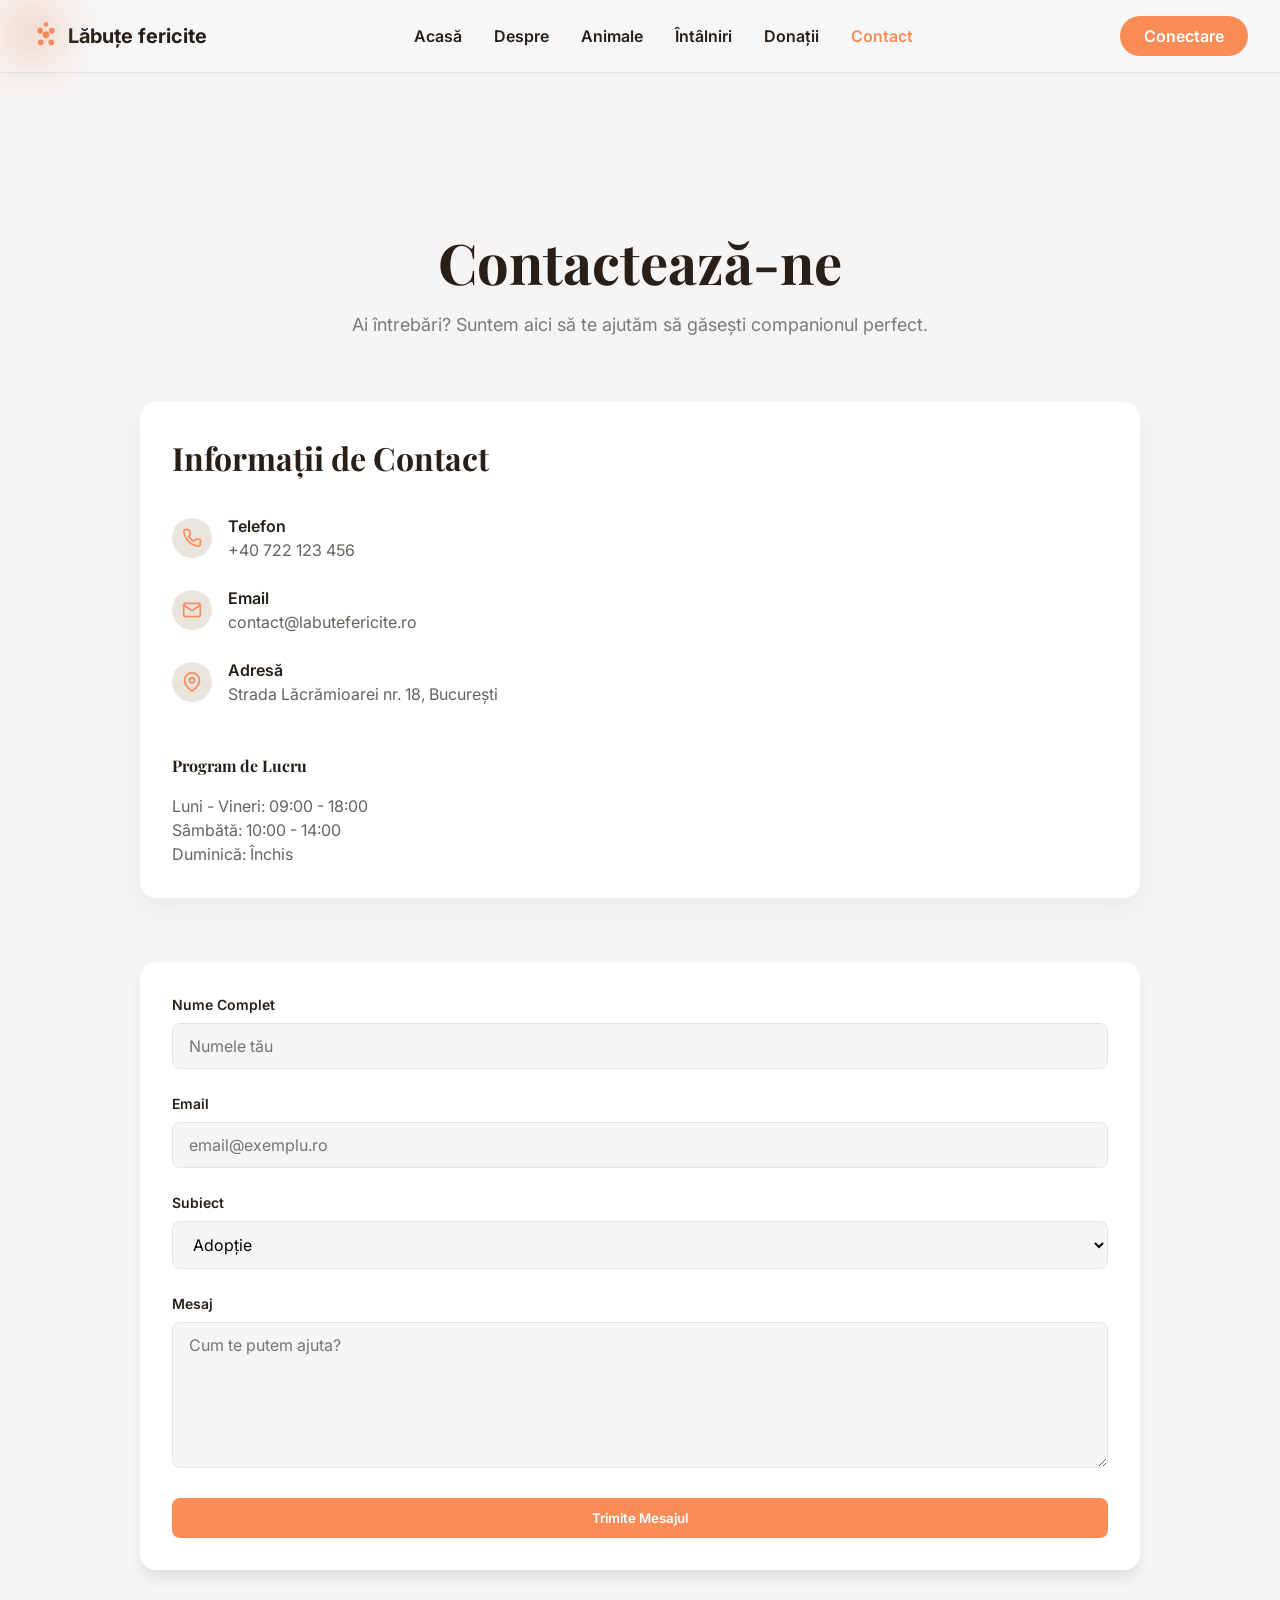
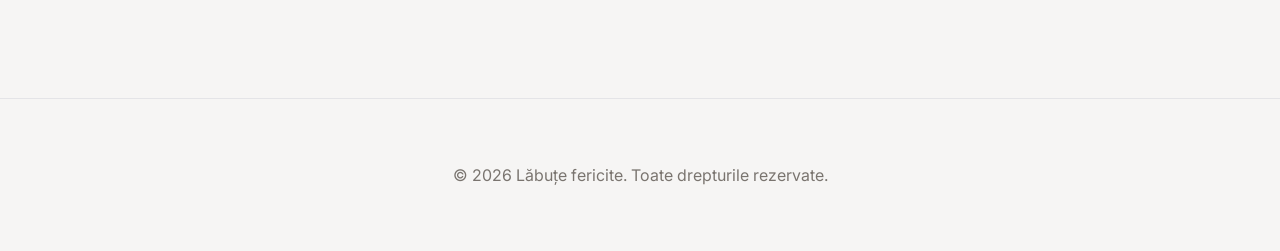
<file: contact.html>
<!DOCTYPE html>
<html lang="ro">
<head>
    <meta charset="UTF-8">
    <meta name="viewport" content="width=device-width, initial-scale=1.0">
    <title>Contact - Lăbuțe fericite</title>
    
    <!-- Fonts -->
    <link rel="preconnect" href="https://fonts.googleapis.com">
    <link rel="preconnect" href="https://fonts.gstatic.com" crossorigin>
    <link href="https://fonts.googleapis.com/css2?family=Playfair+Display:wght@400;700;800&family=Inter:wght@300;400;600;700&display=swap" rel="stylesheet">
    
    <!-- CSS -->
    <link rel="stylesheet" href="css/style.css">
    
    <!-- GSAP for Animations -->
    <script src="https://cdnjs.cloudflare.com/ajax/libs/gsap/3.12.2/gsap.min.js"></script>
</head>
<body>
    <!-- Cursor Tracker -->
    <div id="cursor-tracker" class="cursor-tracker">
        <div class="cursor-glow"></div>
    </div>

    <!-- Header -->
    <header>
        <div class="container">
            <div class="header-content">
                <a href="index.html" class="logo">
                    <svg width="28" height="28" viewBox="0 0 24 24" fill="currentColor" xmlns="http://www.w3.org/2000/svg" style="color: var(--accent);">
                        <path d="M12 14c1.66 0 3-1.34 3-3s-1.34-3-3-3-3 1.34-3 3 1.34 3 3 3zm-5-4c1.38 0 2.5-1.12 2.5-2.5S8.38 5 7 5s-2.5 1.12-2.5 2.5S5.62 10 7 10zm10 0c1.38 0 2.5-1.12 2.5-2.5S18.38 5 17 5s-2.5 1.12-2.5 2.5S15.62 10 17 10zm-5-6c1.1 0 2-.9 2-2s-.9-2-2-2-2 .9-2 2 .9 2 2 2zM7.5 15c-1.38-0-2.5 1.12-2.5 2.5s1.12 2.5 2.5 2.5 2.5-1.12 2.5-2.5-1.12-2.5-2.5-2.5zm9 0c-1.38 0-2.5 1.12-2.5 2.5s1.12 2.5 2.5 2.5 2.5-1.12 2.5-2.5-1.12-2.5-2.5-2.5z"/>
                    </svg>
                    <span>Lăbuțe fericite</span>
                </a>
                <nav class="nav-links">
                    <a href="index.html" class="nav-link">Acasă</a>
                    <a href="index.html#about" class="nav-link">Despre</a>
                    <a href="index.html#pets" class="nav-link">Animale</a>
                    <a href="index.html#meetings" class="nav-link">Întâlniri</a>
                    <a href="index.html#donations" class="nav-link">Donații</a>
                    <a href="contact.html" class="nav-link active">Contact</a>
                </nav>
                <a href="login.html" class="btn-connect">Conectare</a>
            </div>
        </div>
    </header>

    <main style="padding-top: 100px;">
        <section id="contact">
            <div class="container">
                <div class="section-header">
                    <h2>Contactează-ne</h2>
                    <p class="section-subtitle">Ai întrebări? Suntem aici să te ajutăm să găsești companionul perfect.</p>
                </div>
                
                <div class="contact-grid" style="display: grid; grid-template-columns: 1fr; gap: 4rem; max-width: 1000px; margin: 0 auto;">
                    <!-- Contact Info -->
                    <div class="contact-info" style="background: white; padding: 2rem; border-radius: 1rem; box-shadow: 0 10px 25px rgba(0,0,0,0.05);">
                        <h3 style="margin-bottom: 2rem;">Informații de Contact</h3>
                        <div style="display: flex; flex-direction: column; gap: 1.5rem;">
                            <div style="display: flex; align-items: center; gap: 1rem;">
                                <div style="width: 40px; height: 40px; background: var(--muted); border-radius: 50%; display: flex; align-items: center; justify-content: center; color: var(--accent);">
                                    <svg width="20" height="20" viewBox="0 0 24 24" fill="none" stroke="currentColor" stroke-width="2" stroke-linecap="round" stroke-linejoin="round"><path d="M22 16.92v3a2 2 0 0 1-2.18 2 19.79 19.79 0 0 1-8.63-3.07 19.5 19.5 0 0 1-6-6 19.79 19.79 0 0 1-3.07-8.67A2 2 0 0 1 4.11 2h3a2 2 0 0 1 2 1.72 12.84 12.84 0 0 0 .7 2.81 2 2 0 0 1-.45 2.11L8.09 9.91a16 16 0 0 0 6 6l2.27-2.27a2 2 0 0 1 2.11-.45 12.84 12.84 0 0 0 2.81.7A2 2 0 0 1 22 16.92z"/></svg>
                                </div>
                                <div>
                                    <p style="font-weight: 600;">Telefon</p>
                                    <p style="opacity: 0.7;">+40 722 123 456</p>
                                </div>
                            </div>
                            <div style="display: flex; align-items: center; gap: 1rem;">
                                <div style="width: 40px; height: 40px; background: var(--muted); border-radius: 50%; display: flex; align-items: center; justify-content: center; color: var(--accent);">
                                    <svg width="20" height="20" viewBox="0 0 24 24" fill="none" stroke="currentColor" stroke-width="2" stroke-linecap="round" stroke-linejoin="round"><path d="M4 4h16c1.1 0 2 .9 2 2v12c0 1.1-.9 2-2 2H4c-1.1 0-2-.9-2-2V6c0-1.1.9-2 2-2z"/><polyline points="22,6 12,13 2,6"/></svg>
                                </div>
                                <div>
                                    <p style="font-weight: 600;">Email</p>
                                    <p style="opacity: 0.7;">contact@labutefericite.ro</p>
                                </div>
                            </div>
                            <div style="display: flex; align-items: center; gap: 1rem;">
                                <div style="width: 40px; height: 40px; background: var(--muted); border-radius: 50%; display: flex; align-items: center; justify-content: center; color: var(--accent);">
                                    <svg width="20" height="20" viewBox="0 0 24 24" fill="none" stroke="currentColor" stroke-width="2" stroke-linecap="round" stroke-linejoin="round"><path d="M21 10c0 7-9 13-9 13s-9-6-9-13a9 9 0 0 1 18 0z"/><circle cx="12" cy="10" r="3"/></svg>
                                </div>
                                <div>
                                    <p style="font-weight: 600;">Adresă</p>
                                    <p style="opacity: 0.7;">Strada Lăcrămioarei nr. 18, București</p>
                                </div>
                            </div>
                        </div>
                        
                        <div style="margin-top: 3rem;">
                            <h4 style="margin-bottom: 1rem;">Program de Lucru</h4>
                            <p style="opacity: 0.7;">Luni - Vineri: 09:00 - 18:00</p>
                            <p style="opacity: 0.7;">Sâmbătă: 10:00 - 14:00</p>
                            <p style="opacity: 0.7;">Duminică: Închis</p>
                        </div>
                    </div>

                    <!-- Contact Form -->
                    <div class="contact-form" style="max-width: 100%; margin: 0;">
                        <form id="contact-form-el">
                            <div class="form-group">
                                <label class="form-label">Nume Complet</label>
                                <input type="text" class="form-input" placeholder="Numele tău" required>
                            </div>
                            <div class="form-group">
                                <label class="form-label">Email</label>
                                <input type="email" class="form-input" placeholder="email@exemplu.ro" required>
                            </div>
                            <div class="form-group">
                                <label class="form-label">Subiect</label>
                                <select class="form-input">
                                    <option>Adopție</option>
                                    <option>Donații</option>
                                    <option>Voluntariat</option>
                                    <option>Altele</option>
                                </select>
                            </div>
                            <div class="form-group">
                                <label class="form-label">Mesaj</label>
                                <textarea class="form-input" rows="6" placeholder="Cum te putem ajuta?" required></textarea>
                            </div>
                            <button type="submit" class="btn-submit">Trimite Mesajul</button>
                        </form>
                    </div>
                </div>
            </div>
        </section>
    </main>

    <!-- Footer -->
    <footer style="padding: 4rem 0; border-top: 1px solid var(--border); text-align: center;">
        <div class="container">
            <p style="opacity: 0.6;">&copy; 2026 Lăbuțe fericite. Toate drepturile rezervate.</p>
        </div>
    </footer>

    <script>
        // Cursor Tracker
        const cursorTracker = document.getElementById('cursor-tracker');
        document.addEventListener('mousemove', (e) => {
            gsap.to(cursorTracker, {
                x: e.clientX - 32,
                y: e.clientY - 32,
                duration: 0.5,
                ease: 'power2.out'
            });
        });

        // Form Submit
        const contactForm = document.getElementById('contact-form-el');
        if (contactForm) {
            contactForm.addEventListener('submit', (e) => {
                e.preventDefault();
                const btn = contactForm.querySelector('button');
                const originalText = btn.innerText;
                btn.innerText = 'Trimis cu succes! ✓';
                btn.style.backgroundColor = '#4ade80';
                contactForm.reset();
                setTimeout(() => {
                    btn.innerText = originalText;
                    btn.style.backgroundColor = '';
                }, 3000);
            });
        }
    </script>
</body>
</html>
</file>
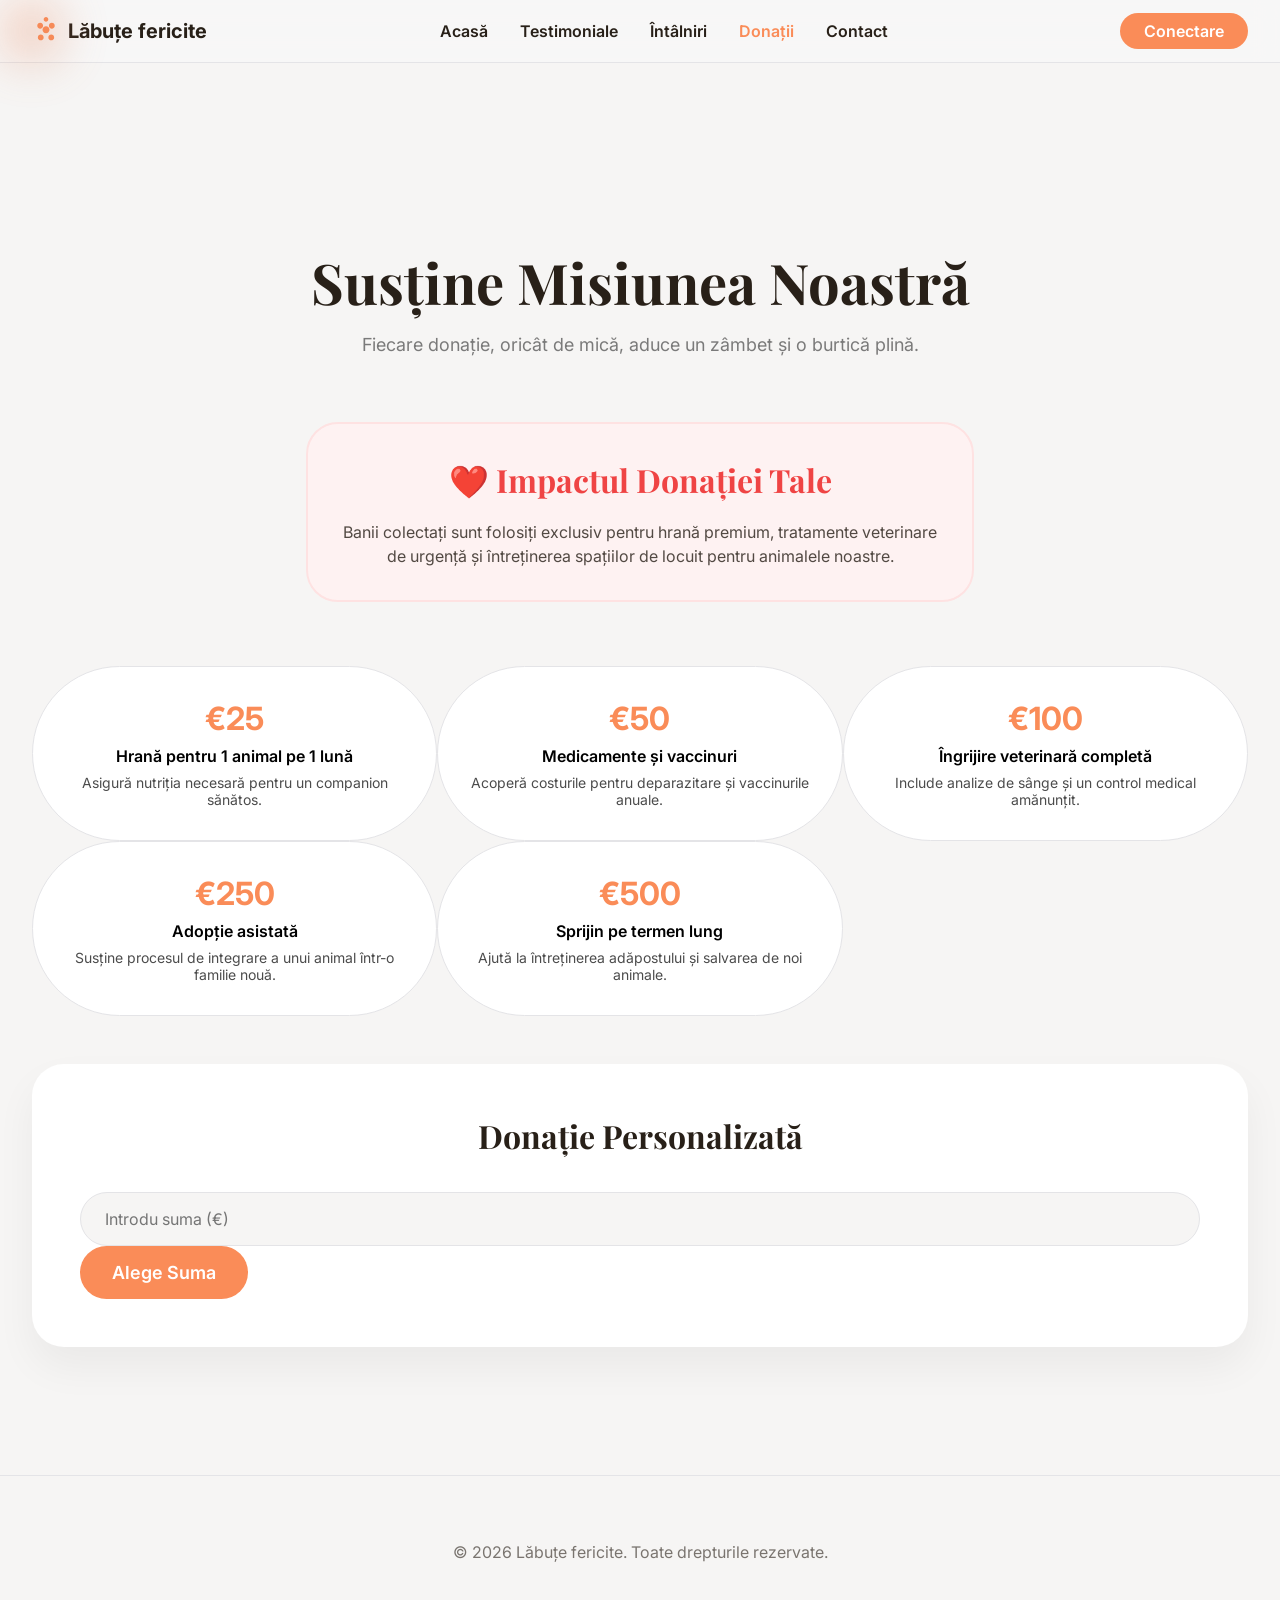
<file: donations.html>
<!DOCTYPE html>
<html lang="ro">
<head>
    <meta charset="UTF-8">
    <meta name="viewport" content="width=device-width, initial-scale=1.0">
    <title>Donații - Lăbuțe fericite</title>
    <link rel="preconnect" href="https://fonts.googleapis.com">
    <link rel="preconnect" href="https://fonts.gstatic.com" crossorigin>
    <link href="https://fonts.googleapis.com/css2?family=Playfair+Display:wght@400;700;800&family=Inter:wght@300;400;600;700&display=swap" rel="stylesheet">
    <link rel="stylesheet" href="css/style.css">
    <script src="https://cdnjs.cloudflare.com/ajax/libs/gsap/3.12.2/gsap.min.js"></script>
</head>
<body>
    <div id="cursor-tracker" class="cursor-tracker"><div class="cursor-glow"></div></div>
    <header>
        <div class="container">
            <div class="header-content">
                <a href="index.html" class="logo">
                    <svg width="28" height="28" viewBox="0 0 24 24" fill="currentColor" style="color: var(--accent);"><path d="M12 14c1.66 0 3-1.34 3-3s-1.34-3-3-3-3 1.34-3 3 1.34 3 3 3zm-5-4c1.38 0 2.5-1.12 2.5-2.5S8.38 5 7 5s-2.5 1.12-2.5 2.5S5.62 10 7 10zm10 0c1.38 0 2.5-1.12 2.5-2.5S18.38 5 17 5s-2.5 1.12-2.5 2.5S15.62 10 17 10zm-5-6c1.1 0 2-.9 2-2s-.9-2-2-2-2 .9-2 2 .9 2 2 2zM7.5 15c-1.38-0-2.5 1.12-2.5 2.5s1.12 2.5 2.5 2.5 2.5-1.12 2.5-2.5-1.12-2.5-2.5-2.5zm9 0c-1.38 0-2.5 1.12-2.5 2.5s1.12 2.5 2.5 2.5 2.5-1.12 2.5-2.5-1.12-2.5-2.5-2.5z"/></svg>
                    <span>Lăbuțe fericite</span>
                </a>
                <nav class="nav-links">
                    <a href="index.html" class="nav-link">Acasă</a>
                    <a href="testimonials.html" class="nav-link">Testimoniale</a>
                    <a href="meetings.html" class="nav-link">Întâlniri</a>
                    <a href="donations.html" class="nav-link active">Donații</a>
                    <a href="contact.html" class="nav-link">Contact</a>
                </nav>
                <div id="auth-zone"><a href="login.html" class="btn-connect">Conectare</a></div>
            </div>
        </div>
    </header>

    <main style="padding-top: 120px;">
        <section>
            <div class="container">
                <div class="section-header">
                    <h2>Susține Misiunea Noastră</h2>
                    <p class="section-subtitle">Fiecare donație, oricât de mică, aduce un zâmbet și o burtică plină.</p>
                </div>

                <div style="text-align: center; margin-bottom: 4rem;">
                    <div style="display: inline-block; background: #fef2f2; padding: 2rem; border-radius: 2rem; border: 2px solid #fee2e2;">
                        <h3 style="color: #ef4444; margin-bottom: 1rem;">❤️ Impactul Donației Tale</h3>
                        <p style="max-width: 600px; opacity: 0.8;">Banii colectați sunt folosiți exclusiv pentru hrană premium, tratamente veterinare de urgență și întreținerea spațiilor de locuit pentru animalele noastre.</p>
                    </div>
                </div>

                <div id="donations-options" class="grid grid-cols-1 md:grid-cols-2 lg:grid-cols-3 gap-6 mb-12">
                    <!-- Donation options will be rendered here -->
                </div>

                <div class="max-w-2xl mx-auto" style="background: white; padding: 3rem; border-radius: 2rem; box-shadow: 0 20px 40px rgba(0,0,0,0.05);">
                    <h3 style="text-align: center; margin-bottom: 2rem;">Donație Personalizată</h3>
                    <div class="flex flex-col gap-6">
                        <div class="flex gap-4">
                            <input type="number" id="custom-donation" placeholder="Introdu suma (€)" class="form-input" style="border-radius: 9999px; padding: 1rem 1.5rem;">
                            <button id="btn-donate" class="btn-hero" style="white-space: nowrap;">Alege Suma</button>
                        </div>
                        <button id="btn-submit-donation" class="btn-submit" style="display: none; padding: 1.25rem; border-radius: 9999px; font-size: 1.125rem; background: #10b981;">Trimite Donația Acum ✨</button>
                    </div>
                </div>
            </div>
        </section>
    </main>

    <footer style="padding: 4rem 0; border-top: 1px solid var(--border); text-align: center;">
        <div class="container">
            <p style="opacity: 0.6;">&copy; 2026 Lăbuțe fericite. Toate drepturile rezervate.</p>
        </div>
    </footer>

    <script src="js/script.js"></script>
</body>
</html>
</file>
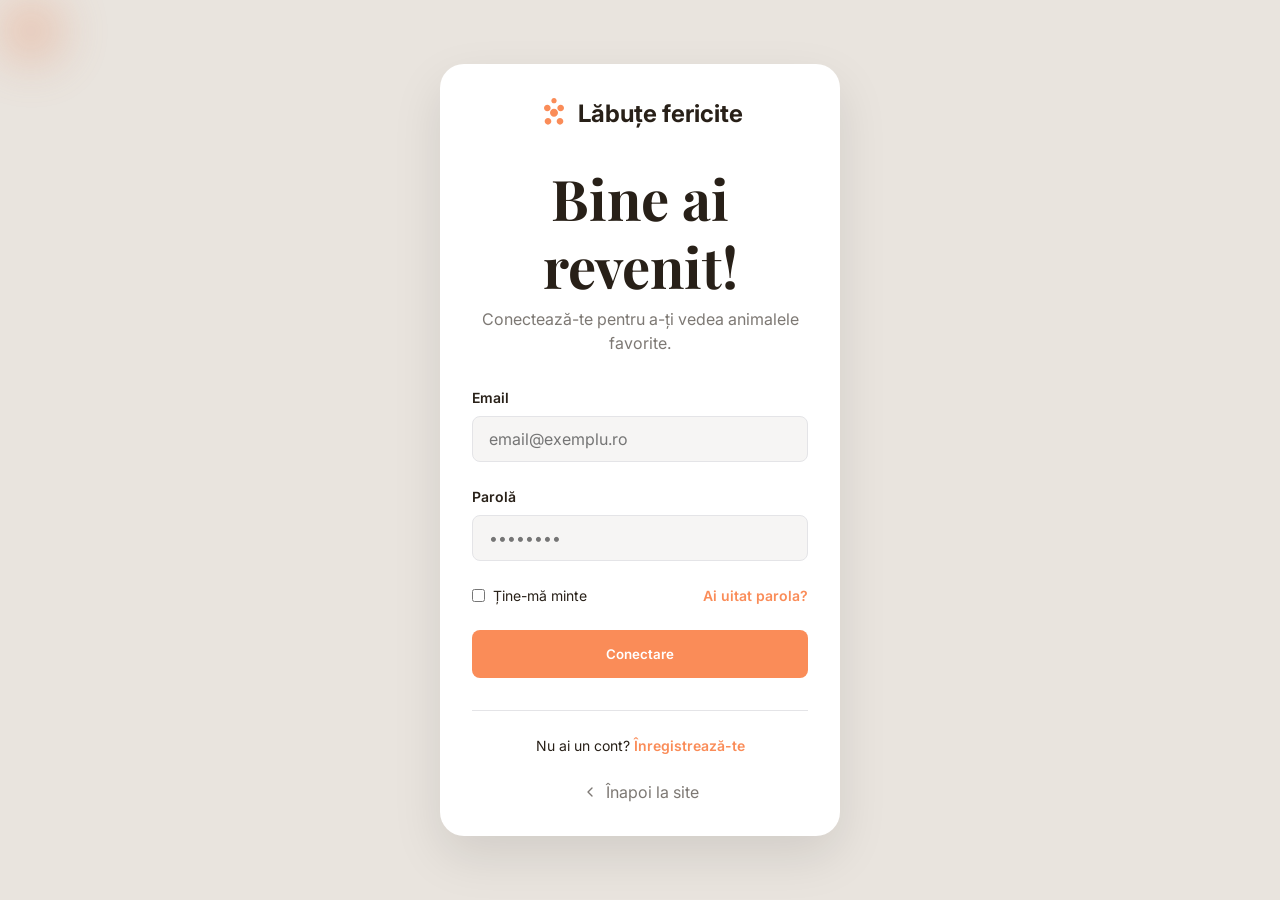
<file: login.html>
<!DOCTYPE html>
<html lang="ro">
<head>
    <meta charset="UTF-8">
    <meta name="viewport" content="width=device-width, initial-scale=1.0">
    <title>Conectare - Lăbuțe fericite</title>
    
    <!-- Fonts -->
    <link rel="preconnect" href="https://fonts.googleapis.com">
    <link rel="preconnect" href="https://fonts.gstatic.com" crossorigin>
    <link href="https://fonts.googleapis.com/css2?family=Playfair+Display:wght@400;700;800&family=Inter:wght@300;400;600;700&display=swap" rel="stylesheet">
    
    <!-- CSS -->
    <link rel="stylesheet" href="css/style.css">
    
    <!-- GSAP for Animations -->
    <script src="https://cdnjs.cloudflare.com/ajax/libs/gsap/3.12.2/gsap.min.js"></script>
</head>
<body style="background-color: var(--muted); min-height: 100vh; display: flex; align-items: center; justify-content: center;">
    <!-- Cursor Tracker -->
    <div id="cursor-tracker" class="cursor-tracker">
        <div class="cursor-glow"></div>
    </div>

    <div class="login-container" style="width: 100%; max-width: 400px; padding: 2rem; background: white; border-radius: 1.5rem; box-shadow: 0 20px 50px rgba(0,0,0,0.1); text-align: center;">
        <a href="index.html" class="logo" style="justify-content: center; margin-bottom: 2rem;">
            <svg width="32" height="32" viewBox="0 0 24 24" fill="currentColor" xmlns="http://www.w3.org/2000/svg" style="color: var(--accent);">
                <path d="M12 14c1.66 0 3-1.34 3-3s-1.34-3-3-3-3 1.34-3 3 1.34 3 3 3zm-5-4c1.38 0 2.5-1.12 2.5-2.5S8.38 5 7 5s-2.5 1.12-2.5 2.5S5.62 10 7 10zm10 0c1.38 0 2.5-1.12 2.5-2.5S18.38 5 17 5s-2.5 1.12-2.5 2.5S15.62 10 17 10zm-5-6c1.1 0 2-.9 2-2s-.9-2-2-2-2 .9-2 2 .9 2 2 2zM7.5 15c-1.38-0-2.5 1.12-2.5 2.5s1.12 2.5 2.5 2.5 2.5-1.12 2.5-2.5-1.12-2.5-2.5-2.5zm9 0c-1.38 0-2.5 1.12-2.5 2.5s1.12 2.5 2.5 2.5 2.5-1.12 2.5-2.5-1.12-2.5-2.5-2.5z"/>
            </svg>
            <span style="font-size: 1.5rem;">Lăbuțe fericite</span>
        </a>
        
        <h2 style="margin-bottom: 0.5rem;">Bine ai revenit!</h2>
        <p style="opacity: 0.6; margin-bottom: 2rem;">Conectează-te pentru a-ți vedea animalele favorite.</p>
        
        <form id="login-form">
            <div class="form-group" style="text-align: left;">
                <label class="form-label">Email</label>
                <input type="email" class="form-input" placeholder="email@exemplu.ro" required>
            </div>
            <div class="form-group" style="text-align: left;">
                <label class="form-label">Parolă</label>
                <input type="password" class="form-input" placeholder="••••••••" required>
            </div>
            <div style="display: flex; justify-content: space-between; align-items: center; margin-bottom: 1.5rem; font-size: 0.875rem;">
                <label style="display: flex; align-items: center; gap: 0.5rem; cursor: pointer;">
                    <input type="checkbox"> Ține-mă minte
                </label>
                <a href="#" style="color: var(--accent); font-weight: 600;">Ai uitat parola?</a>
            </div>
            <button type="submit" class="btn-submit" style="padding: 1rem;">Conectare</button>
        </form>
        
        <div style="margin-top: 2rem; padding-top: 1.5rem; border-top: 1px solid var(--border); font-size: 0.875rem;">
            <p>Nu ai un cont? <a href="#" style="color: var(--accent); font-weight: 600;">Înregistrează-te</a></p>
        </div>
        
        <div style="margin-top: 1.5rem;">
            <a href="index.html" style="opacity: 0.6; display: flex; align-items: center; justify-content: center; gap: 0.5rem;">
                <svg width="16" height="16" viewBox="0 0 24 24" fill="none" stroke="currentColor" stroke-width="2" stroke-linecap="round" stroke-linejoin="round"><path d="m15 18-6-6 6-6"/></svg>
                Înapoi la site
            </a>
        </div>
    </div>

    <script>
        // Cursor Tracker
        const cursorTracker = document.getElementById('cursor-tracker');
        document.addEventListener('mousemove', (e) => {
            gsap.to(cursorTracker, {
                x: e.clientX - 32,
                y: e.clientY - 32,
                duration: 0.5,
                ease: 'power2.out'
            });
        });

        // Login Submit
        document.getElementById('login-form').addEventListener('submit', (e) => {
            e.preventDefault();
            const email = e.target.querySelector('input[type="email"]').value;
            const name = email.split('@')[0];
            const user = { name: name.charAt(0).toUpperCase() + name.slice(1), email: email };
            localStorage.setItem('currentUser', JSON.stringify(user));
            alert('Conectare reușită! Bine ai venit, ' + user.name + '!');
            window.location.href = 'index.html';
        });
    </script>
</body>
</html>
</file>
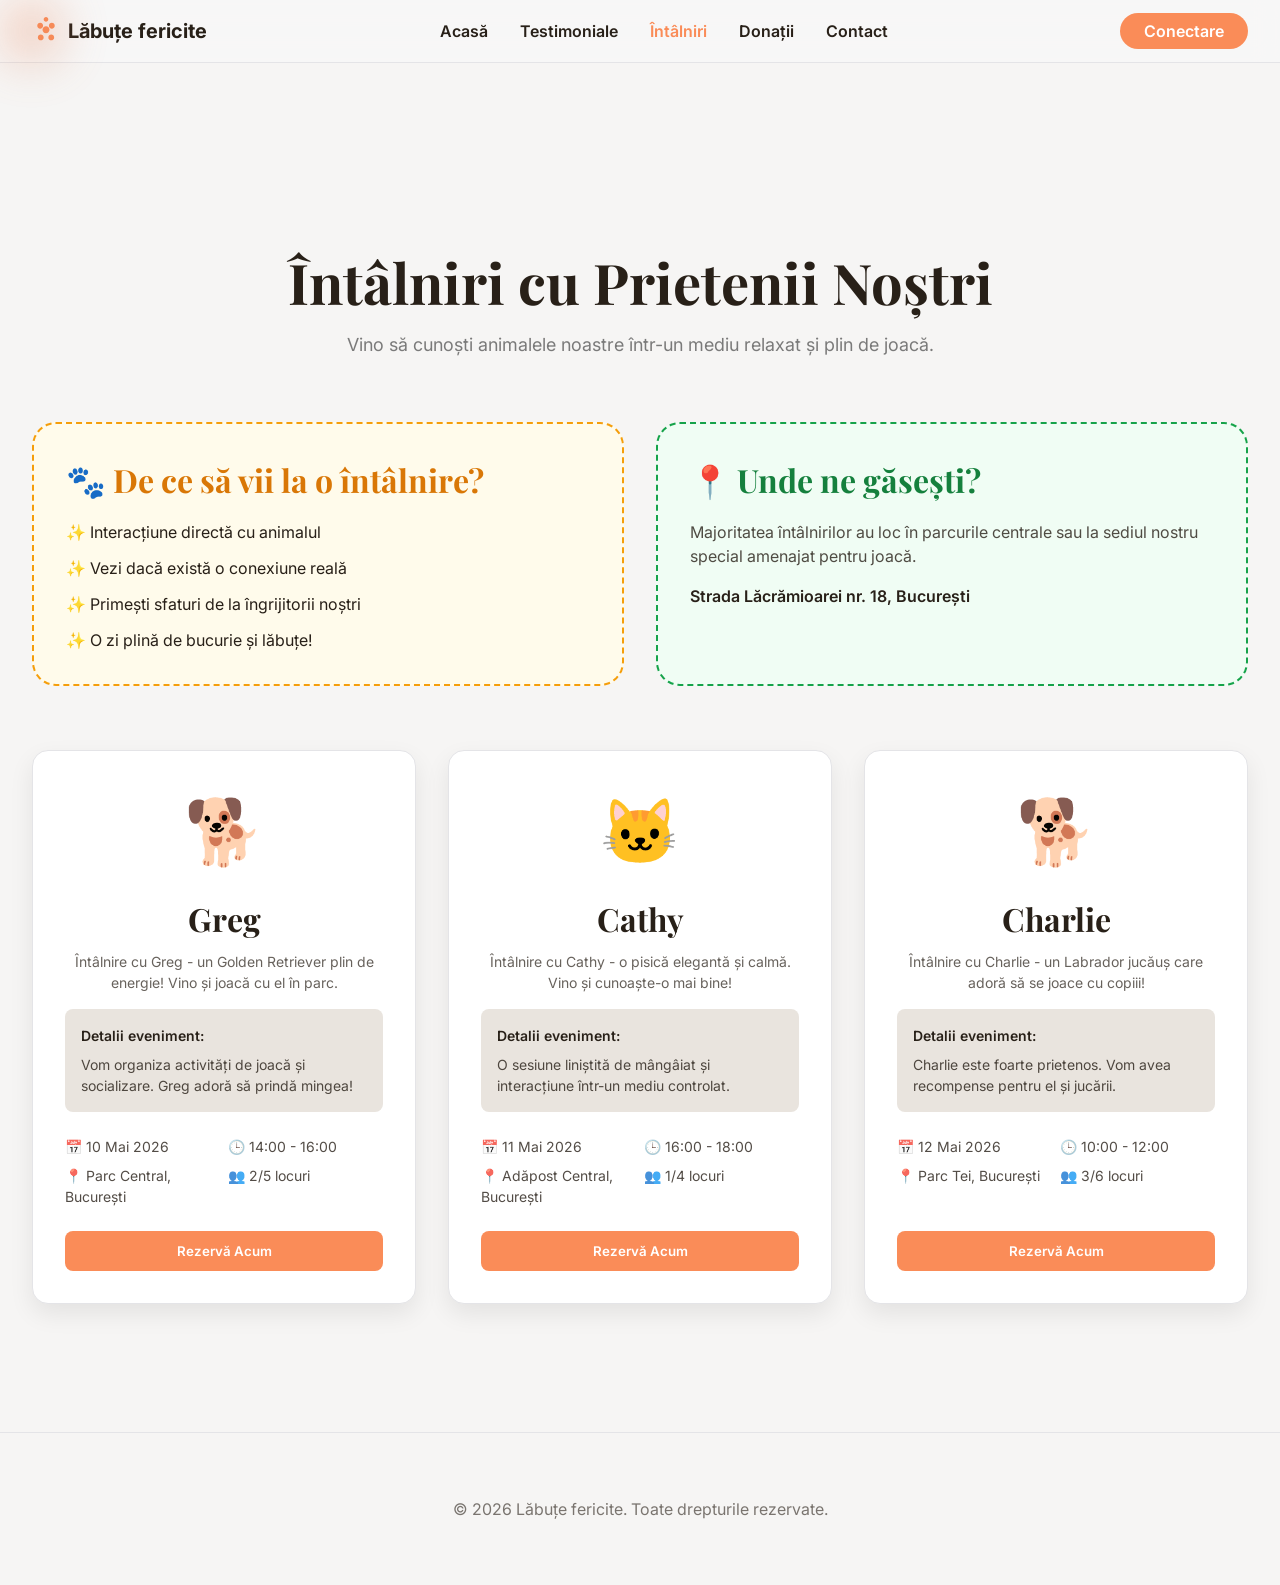
<file: meetings.html>
<!DOCTYPE html>
<html lang="ro">
<head>
    <meta charset="UTF-8">
    <meta name="viewport" content="width=device-width, initial-scale=1.0">
    <title>Întâlniri - Lăbuțe fericite</title>
    <link rel="preconnect" href="https://fonts.googleapis.com">
    <link rel="preconnect" href="https://fonts.gstatic.com" crossorigin>
    <link href="https://fonts.googleapis.com/css2?family=Playfair+Display:wght@400;700;800&family=Inter:wght@300;400;600;700&display=swap" rel="stylesheet">
    <link rel="stylesheet" href="css/style.css">
    <script src="https://cdnjs.cloudflare.com/ajax/libs/gsap/3.12.2/gsap.min.js"></script>
</head>
<body>
    <div id="cursor-tracker" class="cursor-tracker"><div class="cursor-glow"></div></div>
    <header>
        <div class="container">
            <div class="header-content">
                <a href="index.html" class="logo">
                    <svg width="28" height="28" viewBox="0 0 24 24" fill="currentColor" style="color: var(--accent);"><path d="M12 14c1.66 0 3-1.34 3-3s-1.34-3-3-3-3 1.34-3 3 1.34 3 3 3zm-5-4c1.38 0 2.5-1.12 2.5-2.5S8.38 5 7 5s-2.5 1.12-2.5 2.5S5.62 10 7 10zm10 0c1.38 0 2.5-1.12 2.5-2.5S18.38 5 17 5s-2.5 1.12-2.5 2.5S15.62 10 17 10zm-5-6c1.1 0 2-.9 2-2s-.9-2-2-2-2 .9-2 2 .9 2 2 2zM7.5 15c-1.38-0-2.5 1.12-2.5 2.5s1.12 2.5 2.5 2.5 2.5-1.12 2.5-2.5-1.12-2.5-2.5-2.5zm9 0c-1.38 0-2.5 1.12-2.5 2.5s1.12 2.5 2.5 2.5 2.5-1.12 2.5-2.5-1.12-2.5-2.5-2.5z"/></svg>
                    <span>Lăbuțe fericite</span>
                </a>
                <nav class="nav-links">
                    <a href="index.html" class="nav-link">Acasă</a>
                    <a href="testimonials.html" class="nav-link">Testimoniale</a>
                    <a href="meetings.html" class="nav-link active">Întâlniri</a>
                    <a href="donations.html" class="nav-link">Donații</a>
                    <a href="contact.html" class="nav-link">Contact</a>
                </nav>
                <div id="auth-zone"><a href="login.html" class="btn-connect">Conectare</a></div>
            </div>
        </div>
    </header>

    <main style="padding-top: 120px;">
        <section>
            <div class="container">
                <div class="section-header">
                    <h2>Întâlniri cu Prietenii Noștri</h2>
                    <p class="section-subtitle">Vino să cunoști animalele noastre într-un mediu relaxat și plin de joacă.</p>
                </div>
                
                <div style="display: grid; grid-template-columns: 1fr 1fr; gap: 2rem; margin-bottom: 4rem;">
                    <div style="background: #fffbeb; padding: 2rem; border-radius: 1.5rem; border: 2px dashed #f59e0b;">
                        <h3 style="color: #d97706; margin-bottom: 1rem;">🐾 De ce să vii la o întâlnire?</h3>
                        <ul style="list-style: none; display: flex; flex-direction: column; gap: 0.75rem;">
                            <li>✨ Interacțiune directă cu animalul</li>
                            <li>✨ Vezi dacă există o conexiune reală</li>
                            <li>✨ Primești sfaturi de la îngrijitorii noștri</li>
                            <li>✨ O zi plină de bucurie și lăbuțe!</li>
                        </ul>
                    </div>
                    <div style="background: #f0fdf4; padding: 2rem; border-radius: 1.5rem; border: 2px dashed #16a34a;">
                        <h3 style="color: #15803d; margin-bottom: 1rem;">📍 Unde ne găsești?</h3>
                        <p style="opacity: 0.8;">Majoritatea întâlnirilor au loc în parcurile centrale sau la sediul nostru special amenajat pentru joacă.</p>
                        <p style="margin-top: 1rem; font-weight: 600;">Strada Lăcrămioarei nr. 18, București</p>
                    </div>
                </div>

                <div id="meetings-grid" class="pet-grid">
                    <!-- Meetings will be rendered here -->
                </div>
            </div>
        </section>
    </main>

    <footer style="padding: 4rem 0; border-top: 1px solid var(--border); text-align: center;">
        <div class="container">
            <p style="opacity: 0.6;">&copy; 2026 Lăbuțe fericite. Toate drepturile rezervate.</p>
        </div>
    </footer>

    <script src="js/script.js"></script>
</body>
</html>
</file>
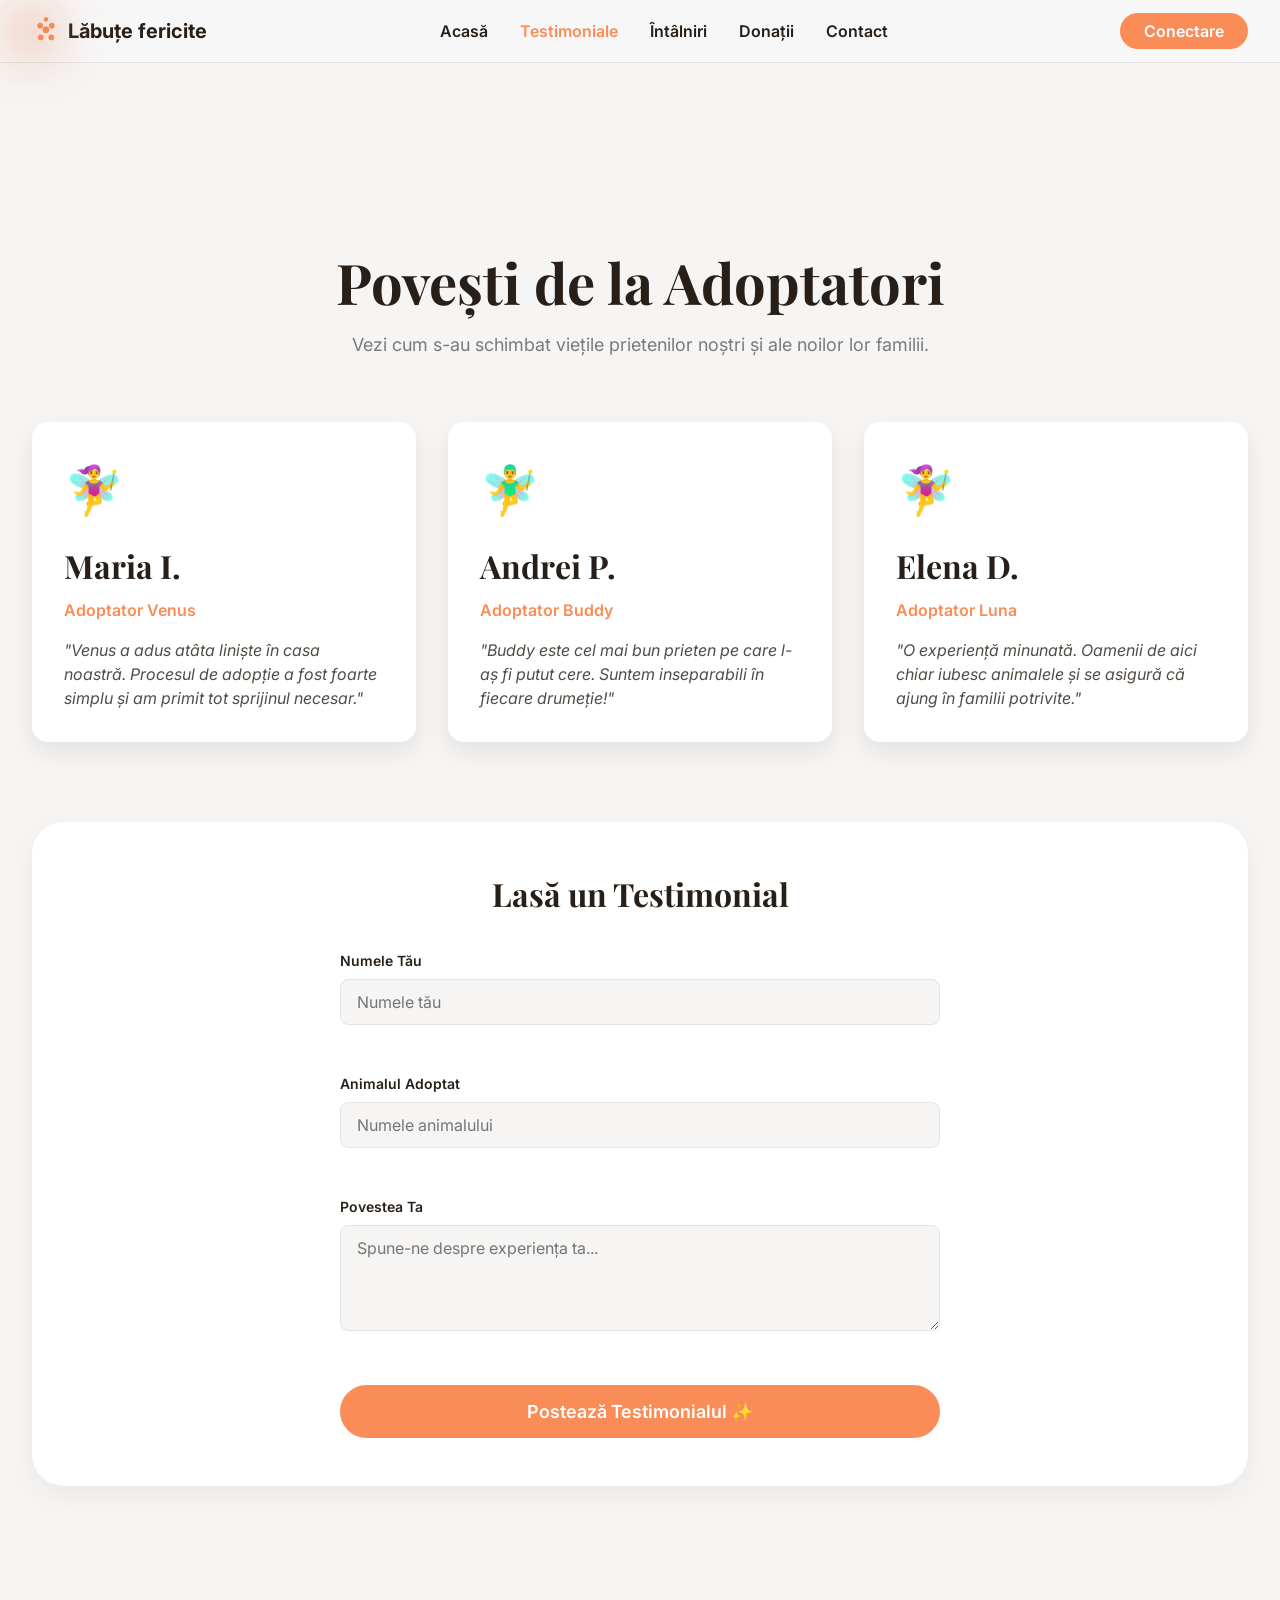
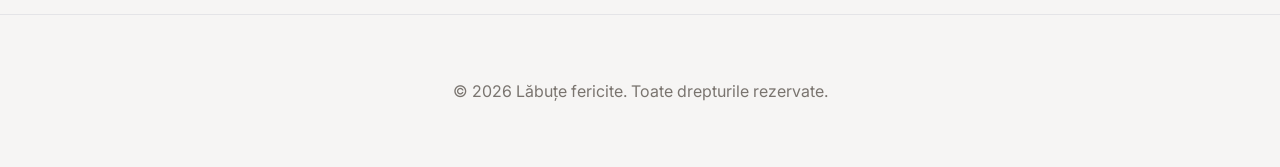
<file: testimonials.html>
<!DOCTYPE html>
<html lang="ro">
<head>
    <meta charset="UTF-8">
    <meta name="viewport" content="width=device-width, initial-scale=1.0">
    <title>Testimoniale - Lăbuțe fericite</title>
    <link rel="preconnect" href="https://fonts.googleapis.com">
    <link rel="preconnect" href="https://fonts.gstatic.com" crossorigin>
    <link href="https://fonts.googleapis.com/css2?family=Playfair+Display:wght@400;700;800&family=Inter:wght@300;400;600;700&display=swap" rel="stylesheet">
    <link rel="stylesheet" href="css/style.css">
    <script src="https://cdnjs.cloudflare.com/ajax/libs/gsap/3.12.2/gsap.min.js"></script>
</head>
<body>
    <div id="cursor-tracker" class="cursor-tracker"><div class="cursor-glow"></div></div>
    <header>
        <div class="container">
            <div class="header-content">
                <a href="index.html" class="logo">
                    <svg width="28" height="28" viewBox="0 0 24 24" fill="currentColor" style="color: var(--accent);"><path d="M12 14c1.66 0 3-1.34 3-3s-1.34-3-3-3-3 1.34-3 3 1.34 3 3 3zm-5-4c1.38 0 2.5-1.12 2.5-2.5S8.38 5 7 5s-2.5 1.12-2.5 2.5S5.62 10 7 10zm10 0c1.38 0 2.5-1.12 2.5-2.5S18.38 5 17 5s-2.5 1.12-2.5 2.5S15.62 10 17 10zm-5-6c1.1 0 2-.9 2-2s-.9-2-2-2-2 .9-2 2 .9 2 2 2zM7.5 15c-1.38-0-2.5 1.12-2.5 2.5s1.12 2.5 2.5 2.5 2.5-1.12 2.5-2.5-1.12-2.5-2.5-2.5zm9 0c-1.38 0-2.5 1.12-2.5 2.5s1.12 2.5 2.5 2.5 2.5-1.12 2.5-2.5-1.12-2.5-2.5-2.5z"/></svg>
                    <span>Lăbuțe fericite</span>
                </a>
                <nav class="nav-links">
                    <a href="index.html" class="nav-link">Acasă</a>
                    <a href="testimonials.html" class="nav-link active">Testimoniale</a>
                    <a href="meetings.html" class="nav-link">Întâlniri</a>
                    <a href="donations.html" class="nav-link">Donații</a>
                    <a href="contact.html" class="nav-link">Contact</a>
                </nav>
                <div id="auth-zone"><a href="login.html" class="btn-connect">Conectare</a></div>
            </div>
        </div>
    </header>

    <main style="padding-top: 120px;">
        <section>
            <div class="container">
                <div class="section-header">
                    <h2>Povești de la Adoptatori</h2>
                    <p class="section-subtitle">Vezi cum s-au schimbat viețile prietenilor noștri și ale noilor lor familii.</p>
                </div>
                <div id="testimonials-grid" class="pet-grid">
                    <!-- Testimonials will be rendered here -->
                </div>
                
                <div style="margin-top: 5rem; background: white; padding: 3rem; border-radius: 2rem; box-shadow: 0 10px 30px rgba(0,0,0,0.05);">
                    <h3 style="text-align: center; margin-bottom: 2rem;">Lasă un Testimonial</h3>
                    <form id="testimonial-form" style="max-width: 600px; margin: 0 auto; display: flex; flex-direction: column; gap: 1.5rem;">
                        <div class="form-group">
                            <label class="form-label">Numele Tău</label>
                            <input type="text" id="test-name" class="form-input" placeholder="Numele tău" required>
                        </div>
                        <div class="form-group">
                            <label class="form-label">Animalul Adoptat</label>
                            <input type="text" id="test-pet" class="form-input" placeholder="Numele animalului" required>
                        </div>
                        <div class="form-group">
                            <label class="form-label">Povestea Ta</label>
                            <textarea id="test-text" class="form-input" rows="4" placeholder="Spune-ne despre experiența ta..." required></textarea>
                        </div>
                        <button type="submit" class="btn-hero">Postează Testimonialul ✨</button>
                    </form>
                </div>
            </div>
        </section>
    </main>

    <footer style="padding: 4rem 0; border-top: 1px solid var(--border); text-align: center;">
        <div class="container">
            <p style="opacity: 0.6;">&copy; 2026 Lăbuțe fericite. Toate drepturile rezervate.</p>
        </div>
    </footer>

    <script src="js/script.js"></script>
</body>
</html>
</file>
<file: css/style.css>
/* Global Styles & Variables */
:root {
  --primary: oklch(0.75 0.15 45);
  --primary-foreground: oklch(0.97 0.002 70);
  --radius: 0.65rem;
  --background: oklch(0.97 0.002 70);
  --foreground: oklch(0.25 0.02 65);
  --card: oklch(1 0 0);
  --card-foreground: oklch(0.235 0.015 65);
  --popover: oklch(1 0 0);
  --popover-foreground: oklch(0.235 0.015 65);
  --secondary: oklch(0.70 0.08 150);
  --secondary-foreground: oklch(0.25 0.02 65);
  --muted: oklch(0.92 0.01 70);
  --muted-foreground: oklch(0.55 0.02 65);
  --accent: oklch(0.75 0.15 45);
  --accent-foreground: oklch(0.25 0.02 65);
  --destructive: oklch(0.577 0.245 27.325);
  --destructive-foreground: oklch(0.985 0 0);
  --border: oklch(0.92 0.004 286.32);
  --input: oklch(0.92 0.004 286.32);
  --ring: oklch(0.623 0.214 259.815);
}

* {
  box-sizing: border-box;
  margin: 0;
  padding: 0;
  border-color: var(--border);
}

html {
  scroll-behavior: smooth;
}

body {
  background-color: var(--background);
  color: var(--foreground);
  font-family: 'Inter', sans-serif;
  line-height: 1.5;
  overflow-x: hidden;
}

h1, h2, h3, h4, h5, h6 {
  font-family: 'Playfair Display', serif;
  font-weight: 700;
  color: var(--foreground);
}

h1 { font-size: 3rem; line-height: 1.2; }
h2 { font-size: 2.5rem; line-height: 1.2; }
h3 { font-size: 1.75rem; }

@media (min-width: 768px) {
  h1 { font-size: 4rem; }
  h2 { font-size: 3.5rem; }
  h3 { font-size: 2rem; }
}

a {
  text-decoration: none;
  color: inherit;
  cursor: pointer;
}

button {
  cursor: pointer;
  border: none;
  background: none;
  font-family: inherit;
}

.container {
  width: 100%;
  margin-left: auto;
  margin-right: auto;
  padding-left: 1rem;
  padding-right: 1rem;
}

@media (min-width: 640px) {
  .container { padding-left: 1.5rem; padding-right: 1.5rem; }
}

@media (min-width: 1024px) {
  .container { padding-left: 2rem; padding-right: 2rem; max-width: 1280px; }
}

/* Layout Components */
header {
  position: fixed;
  top: 0;
  left: 0;
  right: 0;
  z-index: 40;
  background-color: rgba(248, 248, 248, 0.8);
  backdrop-filter: blur(12px);
  border-bottom: 1px solid var(--border);
}

.header-content {
  display: flex;
  align-items: center;
  justify-content: space-between;
  padding: 1rem 0;
}

.logo {
  display: flex;
  align-items: center;
  gap: 0.5rem;
  font-weight: 700;
  font-size: 1.25rem;
  color: var(--foreground);
  transition: color 0.3s;
}

.logo:hover {
  color: var(--accent);
}

.nav-links {
  display: none;
  align-items: center;
  gap: 2rem;
}

@media (min-width: 768px) {
  .nav-links { display: flex; }
}

.nav-link {
  font-weight: 600;
  transition: color 0.3s;
}

.nav-link:hover, .nav-link.active {
  color: var(--accent);
}

.btn-connect {
  padding: 0.5rem 1.5rem;
  background-color: var(--accent);
  color: white;
  border-radius: 9999px;
  font-weight: 600;
  transition: all 0.3s;
}

.btn-connect:hover {
  box-shadow: 0 10px 15px -3px rgba(0, 0, 0, 0.1);
  transform: translateY(-1px);
}

/* Hero Section */
.hero {
  position: relative;
  width: 100%;
  height: 100vh;
  overflow: hidden;
  display: flex;
  align-items: center;
  justify-content: center;
  text-align: center;
}

.hero-bg {
  position: absolute;
  inset: 0;
  background-size: cover;
  background-position: center;
  z-index: -1;
}

.hero-overlay {
  position: absolute;
  inset: 0;
  background: linear-gradient(to bottom, transparent, transparent, rgba(248, 248, 248, 0.3));
  z-index: -1;
}

.hero-content {
  max-width: 56rem;
  padding: 0 1rem;
}

.hero-title {
  margin-bottom: 1.5rem;
}

.hero-subtitle {
  font-size: 1.25rem;
  color: rgba(40, 40, 40, 0.7);
  margin-bottom: 3rem;
  font-weight: 300;
}

@media (min-width: 768px) {
  .hero-subtitle { font-size: 1.5rem; }
}

.btn-hero {
  padding: 1rem 2rem;
  background-color: var(--accent);
  color: white;
  border-radius: 9999px;
  font-weight: 600;
  font-size: 1.125rem;
  transition: all 0.3s;
}

.btn-hero:hover {
  box-shadow: 0 20px 25px -5px rgba(0, 0, 0, 0.1);
  transform: scale(1.05);
}

.chevron-down {
  position: absolute;
  bottom: 2rem;
  left: 50%;
  transform: translateX(-50%);
  color: var(--accent);
}

/* Sections */
section {
  padding: 5rem 0;
  scroll-margin-top: 100px;
  position: relative;
  z-index: 1;
}

@media (min-width: 768px) {
  section { padding: 8rem 0; }
}

.section-header {
  text-align: center;
  margin-bottom: 4rem;
}

.section-subtitle {
  font-size: 1.125rem;
  color: rgba(40, 40, 40, 0.6);
  max-width: 42rem;
  margin: 1rem auto 0;
}

/* Pet Grid & Cards */
.filter-container {
  display: flex;
  justify-content: center;
  gap: 1rem;
  flex-wrap: wrap;
  margin-bottom: 1.5rem;
}

.filter-btn {
  padding: 0.5rem 1.5rem;
  border-radius: 9999px;
  font-weight: 600;
  background-color: var(--muted);
  transition: all 0.3s;
}

.filter-btn.active {
  background-color: var(--accent);
  color: white;
  box-shadow: 0 10px 15px -3px rgba(0, 0, 0, 0.1);
}

.sort-container {
  display: flex;
  justify-content: center;
  margin-bottom: 3rem;
  position: relative;
}

.sort-btn {
  padding: 0.5rem 1.5rem;
  border-radius: 9999px;
  font-weight: 600;
  background-color: var(--secondary);
  display: flex;
  align-items: center;
  gap: 0.5rem;
}

.sort-dropdown {
  position: absolute;
  top: 100%;
  margin-top: 0.5rem;
  background: white;
  border: 2px solid var(--border);
  border-radius: 0.5rem;
  box-shadow: 0 10px 15px -3px rgba(0, 0, 0, 0.1);
  z-index: 50;
  min-width: 200px;
  display: none;
}

.sort-dropdown.show {
  display: block;
}

.sort-option {
  width: 100%;
  padding: 0.75rem 1.5rem;
  text-align: left;
  transition: background 0.3s;
}

.sort-option:hover {
  background-color: var(--muted);
}

.sort-option.active {
  background-color: var(--accent);
  color: white;
}

.grid {
  display: grid;
}

.grid-cols-1 { grid-template-columns: repeat(1, minmax(0, 1fr)); }
.md\:grid-cols-2 { @media (min-width: 768px) { grid-template-columns: repeat(2, minmax(0, 1fr)); } }
.lg\:grid-cols-3 { @media (min-width: 1024px) { grid-template-columns: repeat(3, minmax(0, 1fr)); } }
.lg\:grid-cols-5 { @media (min-width: 1024px) { grid-template-columns: repeat(5, minmax(0, 1fr)); } }
.gap-4 { gap: 1rem; }
.mb-12 { margin-bottom: 3rem; }

.pet-grid {
  display: grid;
  grid-template-columns: 1fr;
  gap: 2rem;
}

@media (min-width: 768px) {
  .pet-grid { grid-template-columns: repeat(2, 1fr); }
}

@media (min-width: 1024px) {
  .pet-grid { grid-template-columns: repeat(3, 1fr); }
}

.pet-card {
  background-color: var(--card);
  border-radius: 1rem;
  overflow: hidden;
  box-shadow: 0 10px 25px rgba(0, 0, 0, 0.08);
  transition: all 0.3s;
  cursor: pointer;
  display: flex;
  flex-direction: column;
}

.pet-card:hover {
  transform: translateY(-15px);
  box-shadow: 0 30px 60px rgba(201, 122, 90, 0.2);
}

.pet-img-container {
  position: relative;
  height: 16rem;
  overflow: hidden;
  background-color: var(--muted);
}

.pet-img {
  width: 100%;
  height: 100%;
  object-fit: cover;
  transition: transform 0.5s;
}

.pet-card:hover .pet-img {
  transform: scale(1.1);
}

.pet-badge {
  position: absolute;
  top: 1rem;
  right: 1rem;
  background-color: rgba(201, 122, 90, 0.9);
  color: white;
  padding: 0.25rem 0.75rem;
  border-radius: 9999px;
  font-size: 0.875rem;
  font-weight: 600;
}

.pet-info {
  padding: 1.5rem;
  flex-grow: 1;
  display: flex;
  flex-direction: column;
}

.pet-header {
  display: flex;
  justify-content: space-between;
  align-items: flex-start;
  margin-bottom: 0.75rem;
}

.pet-breed {
  font-size: 0.875rem;
  color: var(--muted-foreground);
}

.btn-like {
  padding: 0.5rem;
  border-radius: 9999px;
  background-color: var(--muted);
  color: var(--muted-foreground);
  transition: all 0.3s;
}

.btn-like.liked {
  background-color: var(--accent);
  color: white;
}

.pet-desc {
  font-size: 0.875rem;
  color: rgba(40, 40, 40, 0.7);
  margin-bottom: 1rem;
  display: -webkit-box;
  -webkit-line-clamp: 2;
  -webkit-box-orient: vertical;
  overflow: hidden;
}

.pet-status {
  display: flex;
  align-items: center;
  gap: 0.5rem;
  font-size: 0.75rem;
  font-weight: 600;
  color: #10b981;
  margin-bottom: 1rem;
  background: #ecfdf5;
  padding: 0.25rem 0.75rem;
  border-radius: 9999px;
  width: fit-content;
}

.btn-more {
  width: 100%;
  padding: 0.75rem;
  background-color: var(--accent);
  color: white;
  border-radius: 0.5rem;
  font-weight: 600;
  transition: background 0.3s;
  margin-top: auto;
}

/* About Section */
.about-grid {
  display: grid;
  grid-template-columns: 1fr;
  gap: 3rem;
  align-items: center;
}

@media (min-width: 768px) {
  .about-grid { grid-template-columns: 1fr 1fr; }
}

.about-img-container {
  border-radius: 1rem;
  overflow: hidden;
  box-shadow: 0 10px 15px -3px rgba(0, 0, 0, 0.1);
}

.about-img {
  width: 100%;
  height: 100%;
  object-fit: cover;
}

.stats-grid {
  display: grid;
  grid-template-columns: 1fr 1fr;
  gap: 1.5rem;
  margin-bottom: 2rem;
}

.stat-item {
  text-align: center;
}

.stat-value {
  font-size: 1.875rem;
  font-weight: 700;
  color: var(--accent);
  margin-bottom: 0.5rem;
}

.stat-label {
  font-size: 0.875rem;
  color: rgba(40, 40, 40, 0.6);
}

/* Stories Section */
.stories-section {
  position: relative;
  overflow: hidden;
}

.stories-bg {
  position: absolute;
  inset: 0;
  background-size: cover;
  background-position: center;
  opacity: 0.2;
  z-index: -1;
}

.story-card {
  background-color: var(--card);
  border-radius: 1rem;
  overflow: hidden;
  box-shadow: 0 4px 6px -1px rgba(0, 0, 0, 0.1);
  transition: all 0.3s;
  text-align: left;
}

.story-card:hover {
  box-shadow: 0 10px 15px -3px rgba(0, 0, 0, 0.1);
}

.story-img-container {
  height: 12rem;
  background-color: var(--muted);
}

.story-img {
  width: 100%;
  height: 100%;
  object-fit: cover;
}

.story-content {
  padding: 1.5rem;
}

.story-link {
  color: var(--accent);
  font-weight: 600;
  font-size: 0.875rem;
}

/* Contact Section */
.contact-form {
  max-width: 32rem;
  margin: 0 auto;
  background-color: var(--card);
  padding: 2rem;
  border-radius: 1rem;
  box-shadow: 0 10px 15px -3px rgba(0, 0, 0, 0.1);
}

.form-group {
  margin-bottom: 1.5rem;
}

.form-label {
  display: block;
  font-size: 0.875rem;
  font-weight: 600;
  margin-bottom: 0.5rem;
}

.form-input {
  width: 100%;
  padding: 0.75rem 1rem;
  border: 1px solid var(--border);
  border-radius: 0.5rem;
  background-color: var(--background);
  font-family: inherit;
  font-size: 1rem;
}

.btn-submit {
  width: 100%;
  padding: 0.75rem;
  background-color: var(--accent);
  color: white;
  border-radius: 0.5rem;
  font-weight: 600;
  transition: background 0.3s;
}

/* Modals */
.modal-overlay {
  position: fixed;
  inset: 0;
  background-color: rgba(0, 0, 0, 0.5);
  backdrop-filter: blur(4px);
  z-index: 100;
  display: none;
  align-items: center;
  justify-content: center;
  padding: 1rem;
}

.modal-overlay.show {
  display: flex;
}

.modal-content {
  background-color: var(--card);
  width: 100%;
  max-width: 42rem;
  max-height: 90vh;
  border-radius: 1.5rem;
  overflow-y: auto;
  position: relative;
  padding: 2rem;
}

.modal-close {
  position: absolute;
  top: 1rem;
  right: 1rem;
  padding: 0.5rem;
  border-radius: 9999px;
  background-color: var(--muted);
  z-index: 10;
}

/* Animations */
@keyframes float {
  0%, 100% { transform: translateY(0px) rotate(0deg); }
  50% { transform: translateY(-20px) rotate(2deg); }
}

@keyframes blob-morph {
  0%, 100% { border-radius: 60% 40% 30% 70% / 60% 30% 70% 40%; }
  50% { border-radius: 30% 60% 70% 40% / 50% 60% 30% 60%; }
}

.animate-float {
  animation: float 4s ease-in-out infinite;
}

.animate-blob {
  animation: blob-morph 8s ease-in-out infinite;
}

.cursor-tracker {
  position: fixed;
  pointer-events: none;
  z-index: 50;
  width: 4rem;
  height: 4rem;
  left: 0;
  top: 0;
}

.cursor-glow {
  width: 100%;
  height: 100%;
  background: linear-gradient(to bottom right, var(--accent), rgba(201, 122, 90, 0.7));
  border-radius: 9999px;
  filter: blur(24px);
  opacity: 0.4;
}

/* Organic Dividers */
.organic-divider {
  width: 100%;
  color: rgba(201, 122, 90, 0.1);
}

.organic-divider svg {
  width: 100%;
  height: auto;
  display: block;
}

/* Story Gallery */
.story-gallery {
  display: flex;
  gap: 1rem;
  overflow-x: auto;
  padding: 1rem 0;
  scrollbar-width: thin;
  scrollbar-color: var(--accent) var(--muted);
}

.story-gallery::-webkit-scrollbar {
  height: 6px;
}

.story-gallery::-webkit-scrollbar-track {
  background: var(--muted);
  border-radius: 3px;
}

.story-gallery::-webkit-scrollbar-thumb {
  background-color: var(--accent);
  border-radius: 3px;
}

.gallery-item {
  flex: 0 0 250px;
  height: 180px;
  border-radius: 0.75rem;
  overflow: hidden;
  box-shadow: 0 4px 10px rgba(0,0,0,0.1);
}

.gallery-item img {
  width: 100%;
  height: 100%;
  object-fit: cover;
  transition: transform 0.3s;
}

.gallery-item:hover img {
  transform: scale(1.05);
}

/* Favorites Badge */
.btn-like.liked svg {
  fill: #ef4444;
  stroke: #ef4444;
  filter: drop-shadow(0 0 5px rgba(239, 68, 68, 0.5));
  transform: scale(1.2);
}

.btn-like svg {
  transition: all 0.3s cubic-bezier(0.175, 0.885, 0.32, 1.275);
}

/* Search Bar */
#breed-search:focus {
  outline: none;
  border-color: var(--accent);
  box-shadow: 0 10px 25px rgba(201, 122, 90, 0.15);
}

/* Auth Styles */
.user-profile {
  display: flex;
  align-items: center;
  gap: 1rem;
}

.user-avatar {
  width: 40px;
  height: 40px;
  border-radius: 50%;
  background: var(--accent);
  color: white;
  display: flex;
  align-items: center;
  justify-content: center;
  font-weight: 700;
}

.btn-logout {
  font-size: 0.875rem;
  font-weight: 600;
  color: var(--destructive);
  opacity: 0.8;
  transition: opacity 0.3s;
}

.btn-logout:hover {
  opacity: 1;
}
</file>
